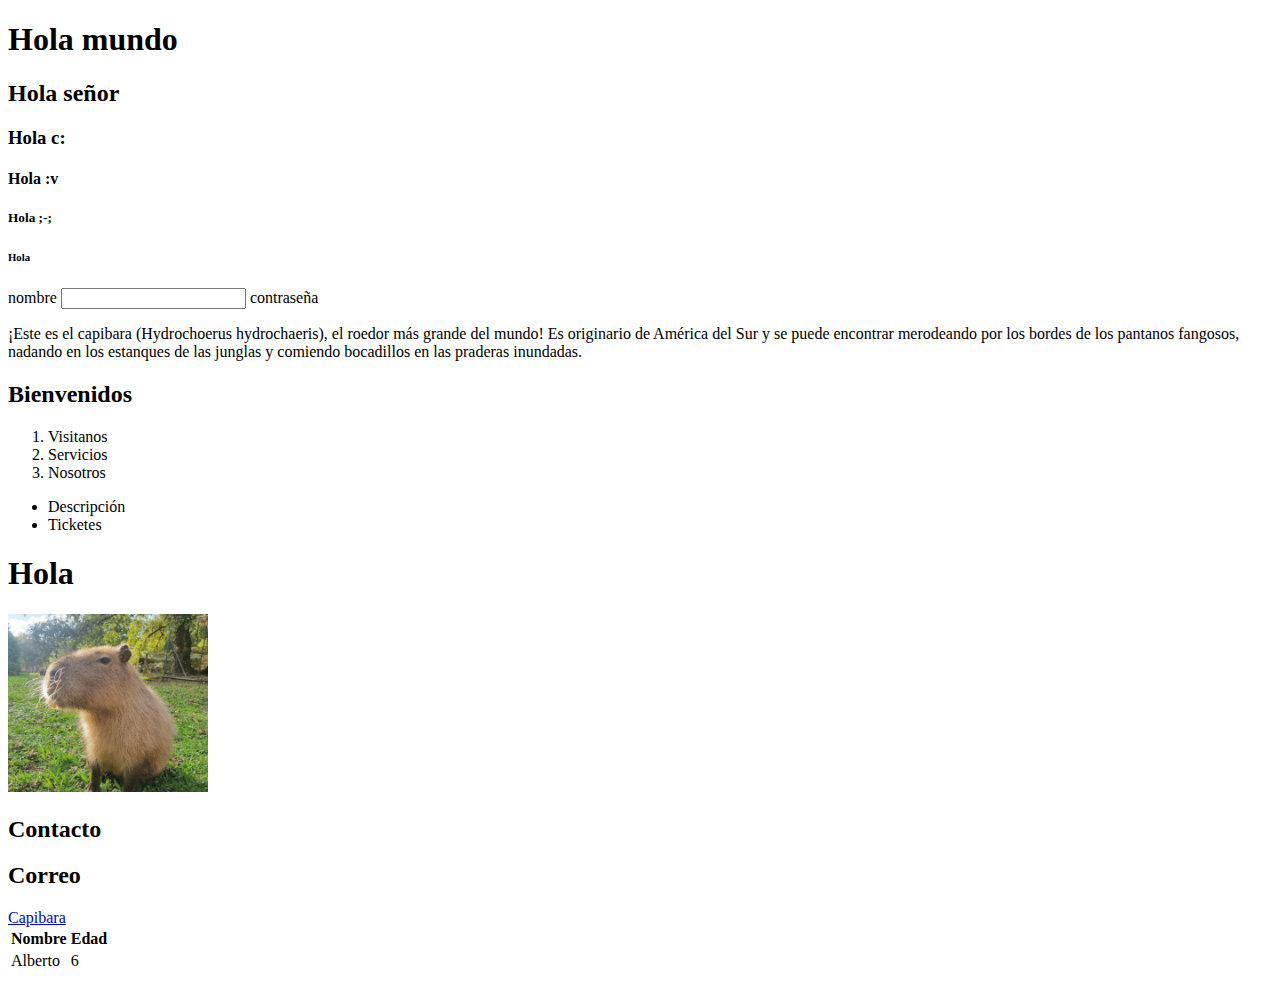
<file: html_&_css/semana_1/primer_trabajo/html/index.html>
<!DOCTYPE html>
<html lang="en">
<head>
    <meta charset="UTF-8">
    <meta name="viewport" content="width=device-width, initial-scale=1.0">
    <title>html</title>
</head>
<body>
    <!-- titulos -->
    <!-- estas son las etiquetas para el titulo -->
    <h1>Hola mundo</h1>
    <h2>Hola señor</h2>
    <h3>Hola c:</h3>
    <h4>Hola :v</h4>
    <h5>Hola ;-;</h5>
    <h6>Hola</h6>

    <form action="">
        <label for="">nombre</label>
        <input type="text">
        <label for="">contraseña</label>
        
    </form>

    <p>
        <!-- Esto es un párrafo -->
        ¡Este es el capibara (Hydrochoerus hydrochaeris), el roedor más grande del mundo! Es originario de América del Sur y se puede encontrar merodeando por los bordes de los pantanos fangosos, nadando en los estanques de las junglas y comiendo bocadillos en las praderas inundadas.
    </p>

    <!-- Esto es el encabezado de mi página -->
    <header>
        <h2>Bienvenidos</h2>

        <!-- Esto es para una lista ordenada -->
        <ol>
            <li>Visitanos</li>
            <li>Servicios</li>
            <li>Nosotros</li>
        </ol>

        <!-- Esto es para una lista desordenada -->
        <ul>
            <li>Descripción</li>
            <li>Ticketes</li>
        </ul>
    </header>

    <!-- Contenido principal -->
    <main>
        <h1>Hola</h1>
        <img src="../img/foto_capibara.png" alt="capibara" style="width: 200px;">
    </main>

    <!-- El pie de página (LO último) -->
    <footer>
        <h2>Contacto</h2>
        <h2>Correo</h2>

        <!-- href se pone los enlaces -->
        <a href="https://www.youtube.com/shorts/cXvWiHvmqQc">Capibara</a>
    
        <table>
            <tr>
                <th>Nombre</th>
                <th>Edad</th>
            </tr>

            <tr>
                <td>Alberto</td>
                <td>6</td>
            </tr>

        </table>
    </footer>


</body>
</html>
</file>
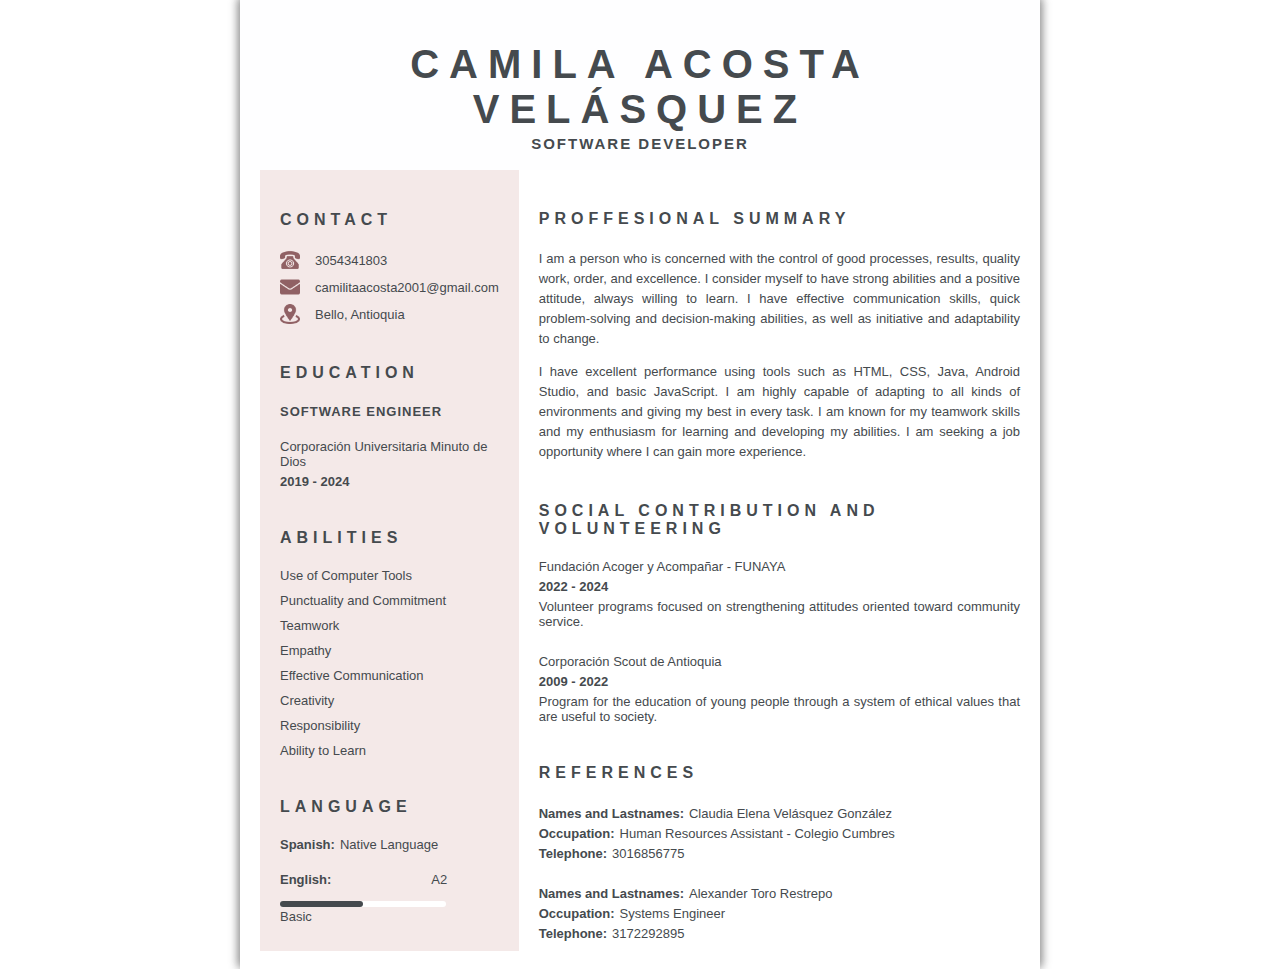
<file: python/semana_1/portfolio_Camila/html/curriculum.html>
<!DOCTYPE html>
<html lang="en">
<head>
    <meta charset="UTF-8">
    <meta name="viewport" content="width=device-width, initial-scale=1.0">
    <title>Curriculum</title>
    <link rel="stylesheet" type="text/css" href="../css/style_curriculum.css">
    <link rel="icon" type="image/icon" href="../img/oportunidad.png">
</head>

<body>
    <div class="container">
        <div class="head">
            <header>
                <div class="title">
                    <h1>CAMILA  ACOSTA <br>
                        VELÁSQUEZ</h1>
                    <h5>SOFTWARE DEVELOPER</h5>
                </div>
            </header>
        </div>
        <div class="complete_container">
            <div class="left_container">
                <h4>CONTACT</h4>
                <div class="telephone">                         
                    <div class="tel_img">
                        <img src="../img/telephone_red.png">                           
                    </div>
                    <h5>3054341803</h5>
                </div>
                <div class="mail">                         
                    <div class="mail_img">
                        <img src="../img/email_red.png">                           
                    </div>
                    <h5>camilitaacosta2001@gmail.com</h5>
                </div>
                <div class="location">                         
                    <div class="location_img">
                        <img src="../img/location_red.png">                           
                    </div>
                    <h5>Bello, Antioquia</h5>
                </div>
                <h4>EDUCATION</h4>
                <div class="education">
                    <div class="title_ed">SOFTWARE ENGINEER</div>
                    <div class="uni_ed">Corporación Universitaria Minuto de Dios</div>
                    <div class="course_ed">2019 - 2024</div>
                </div>
                <h4>ABILITIES</h4>
                <div class="abilities">
                    <h5>Use of Computer Tools</h5>
                    <h5>Punctuality and Commitment</h5>
                    <h5>Teamwork</h5>
                    <h5>Empathy</h5>
                    <h5>Effective Communication</h5>
                    <h5>Creativity</h5>
                    <h5>Responsibility</h5>
                    <h5>Ability to Learn</h5>
                </div>
                <h4>LANGUAGE</h4>
                <div class="language">                     
                    <div class="especifi_spanish">
                        <div class="title_spanish">Spanish: </div> 
                        <div class="description_len">Native Language</div>                        
                    </div>
                    <div class="especifi_english">
                        <div class="content_title">
                            <div class="title_english">English: </div> 
                            <div class="category">A2</div>
                        </div>
                        <div class="progress_bar">
                            <progress class="percent" value="50" max="100"></progress>                        
                        </div>
                        <div class="level">Basic</div>
                    </div>  
                </div>
            </div>
                <!-- max-width -> Ancho máximo -->
            <div class="right_container">
                <h4 class="professional_h4">PROFFESIONAL SUMMARY</h4>
                <div class="info_summary">                         
                    <p>
                        I am a person who is concerned with the control of good processes, results, quality work, order, and excellence. I consider myself to have strong abilities and a positive attitude, always willing to learn.
                        I have effective communication skills, quick problem-solving and decision-making abilities, as well as initiative and adaptability to change.
                    </p>
                    <p>
                        I have excellent performance using tools such as HTML, CSS, Java, Android Studio, and basic JavaScript. I am highly capable of adapting to all kinds of environments and giving my best in every task.
                        I am known for my teamwork skills and my enthusiasm for learning and developing my abilities. I am seeking a job opportunity where I can gain more experience.
                    </p>
                </div>
                <h4 class="social_h4">SOCIAL CONTRIBUTION AND VOLUNTEERING</h4>
                <div class="social">
                    <div class="title_social">Fundación Acoger y Acompañar - FUNAYA</div> 
                    <div class="year">2022 - 2024</div>
                    <div class="info_social">Volunteer programs focused on strengthening attitudes oriented toward community service.</div>
                </div>
                <div class="social">
                    <div class="title_social">Corporación Scout de Antioquia</div> 
                    <div class="year"><strong>2009 - 2022</strong></div>
                    <div class="info_social">Program for the education of young people through a system of ethical values that are useful to society.</div>
                </div>
                <h4 class="reference_h4">REFERENCES</h4>
                <div class="references"> 
                    <div class="card_reference1">     
                        <div class="names_part">     
                            <div class="title_name">Names and Lastnames:</div> 
                            <div class="names">Claudia Elena Velásquez González</div>
                        </div>
                        <div class="profession_part">     
                            <div class="title_profession">Occupation:</div> 
                            <div class="profession">Human Resources Assistant - Colegio Cumbres</div>
                        </div>
                        <div class="phone_part">     
                            <div class="title_phone">Telephone:</div> 
                            <div class="phone">3016856775</div>
                        </div>
                    </div>  
                    <br>
                    <div class="card_reference2">           
                        <div class="names_part">     
                            <div class="title_name">Names and Lastnames:</div> 
                            <div class="names">Alexander Toro Restrepo</div>
                        </div>
                        <div class="profession_part">     
                            <div class="title_profession">Occupation:</div> 
                            <div class="profession">Systems Engineer</div>
                        </div>
                        <div class="phone_part">     
                            <div class="title_phone">Telephone:</div> 
                            <div class="phone">3172292895</div>
                        </div>
                    </div>  
                </div>
            </div>
        </div>
        <br>
    </div>
</body>
</html>
</file>
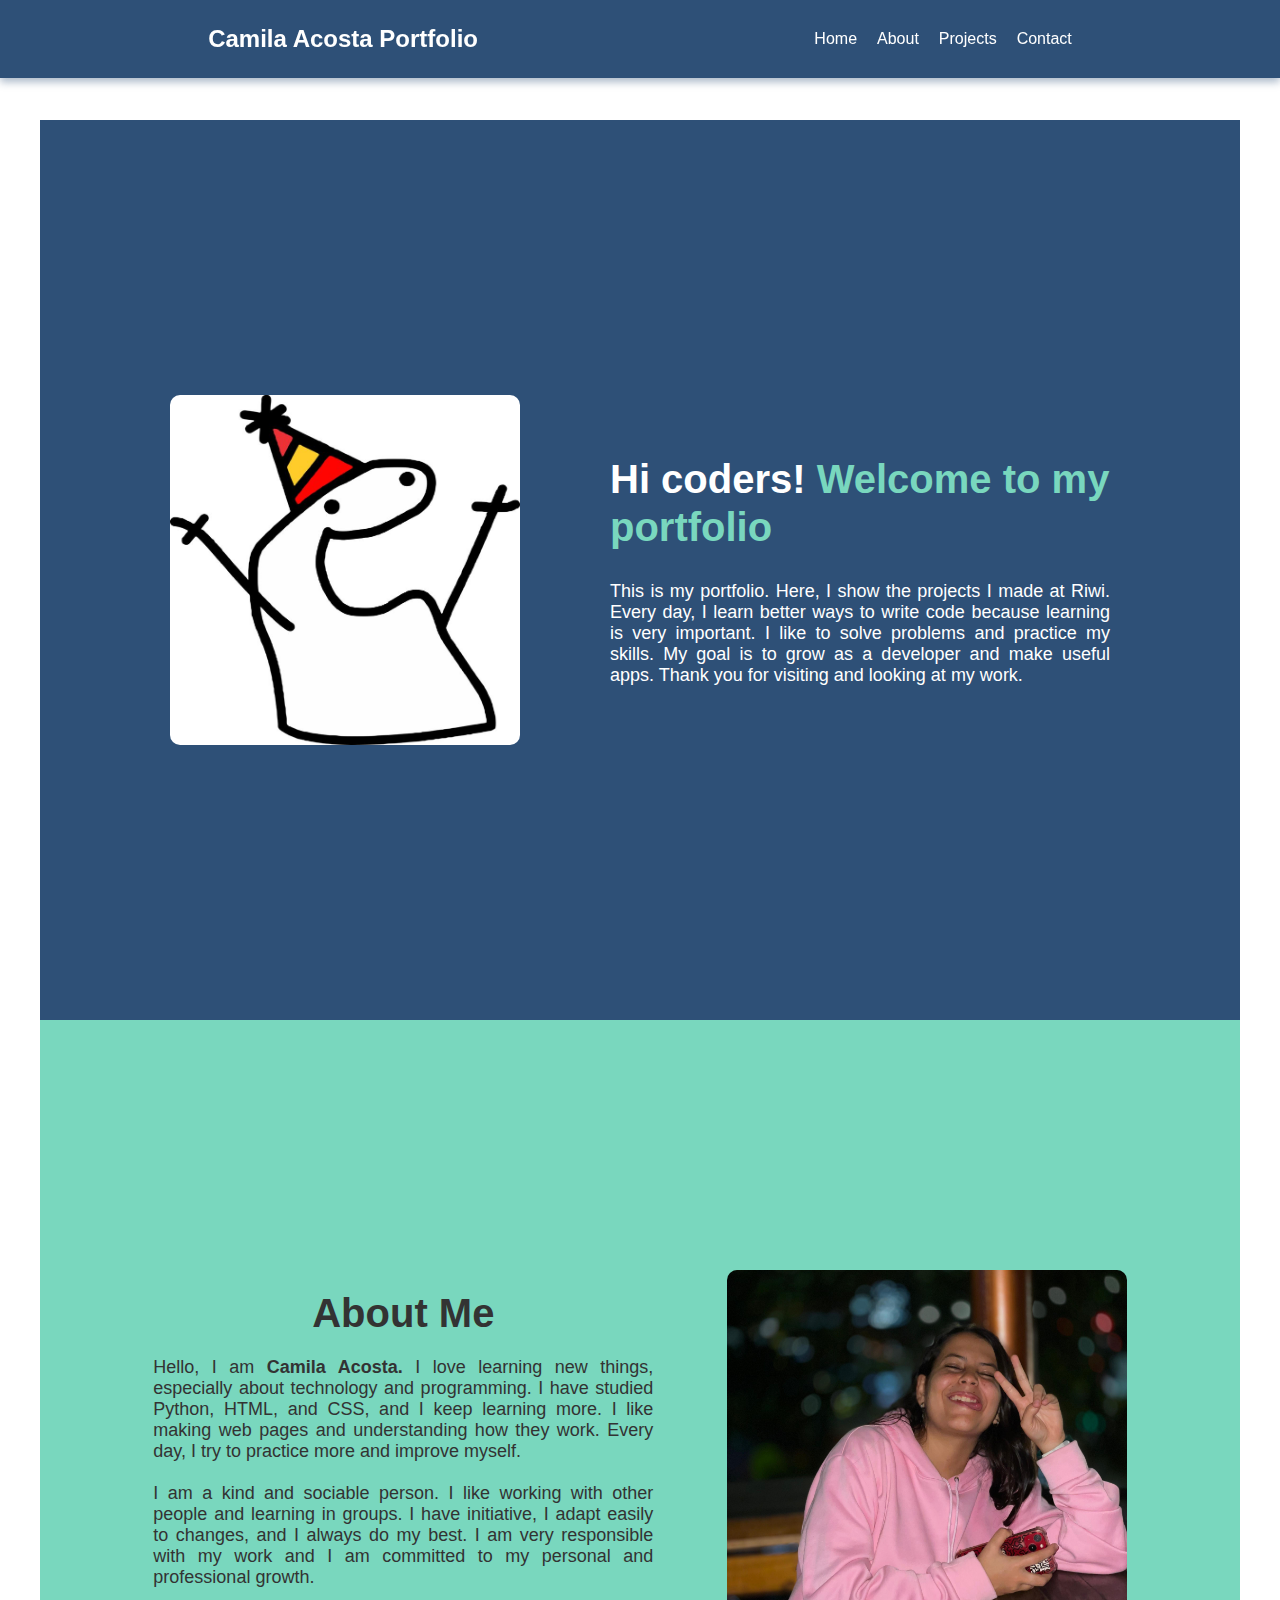
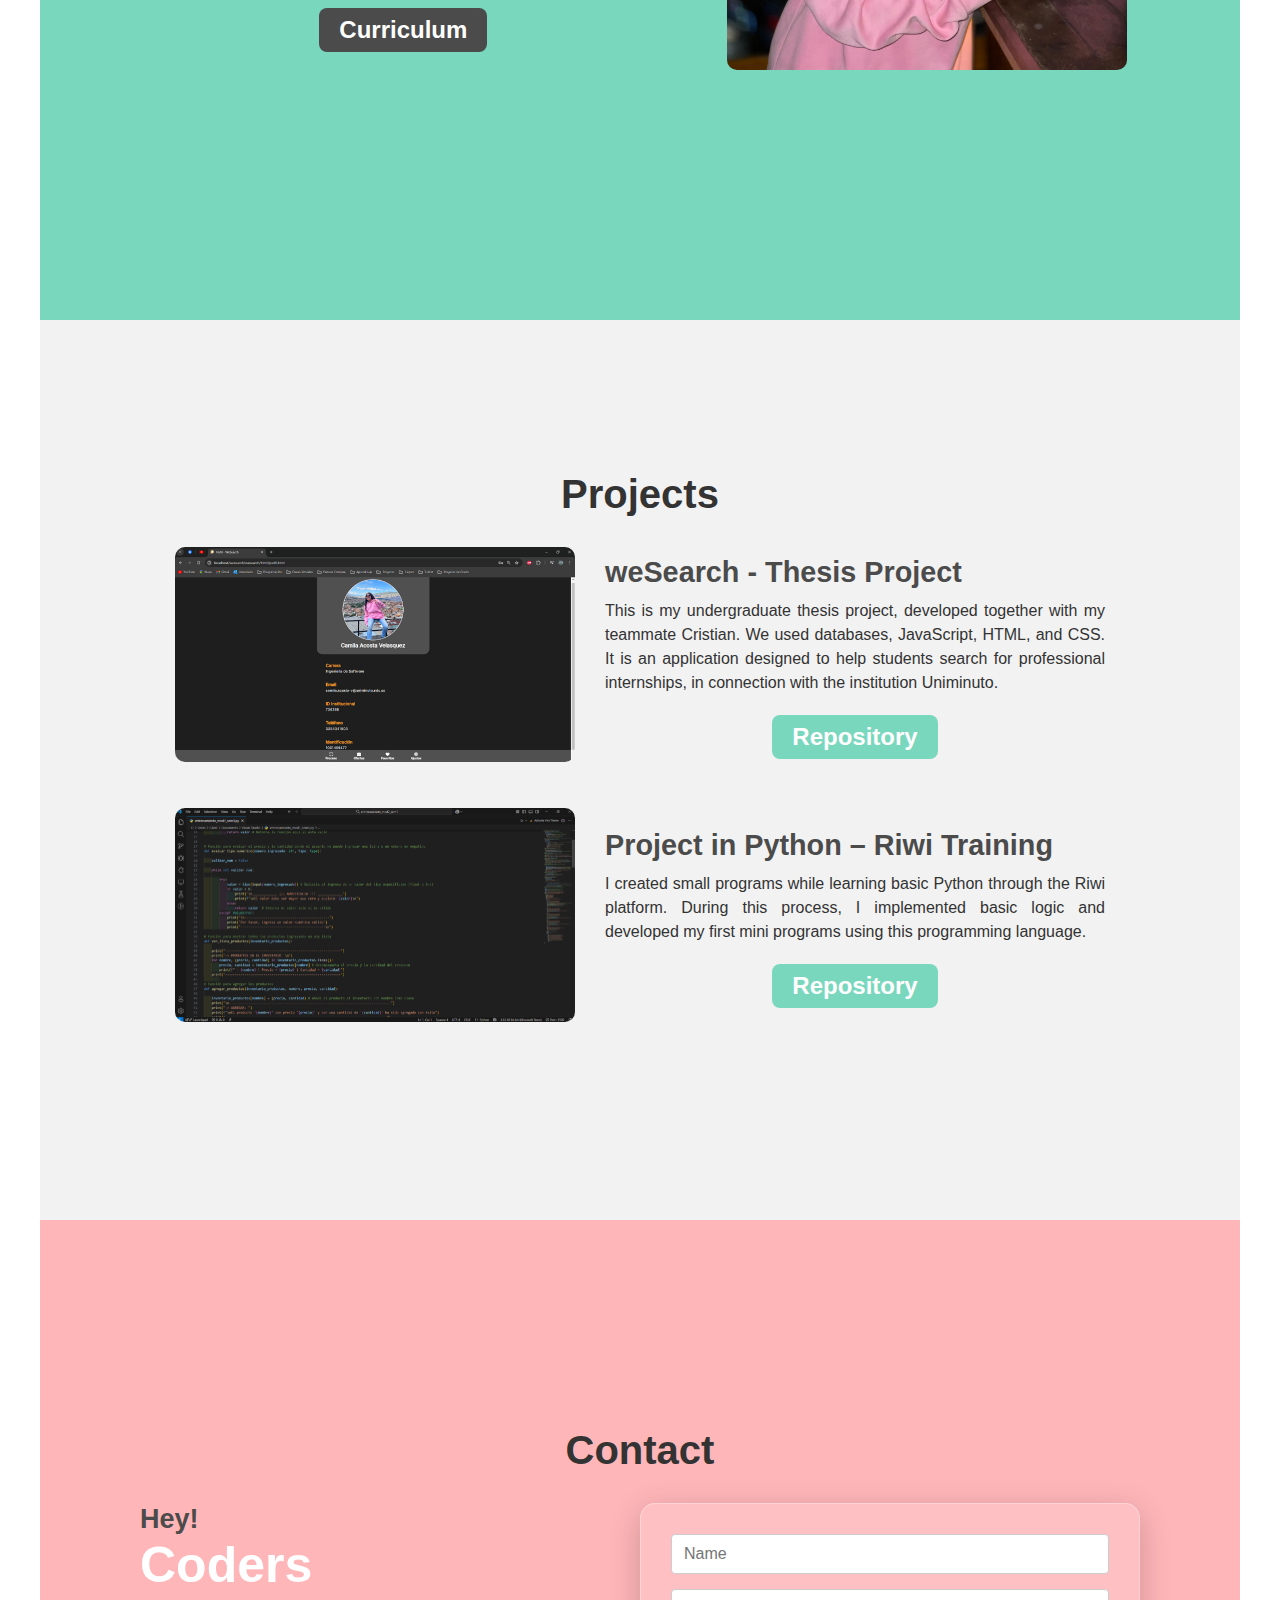
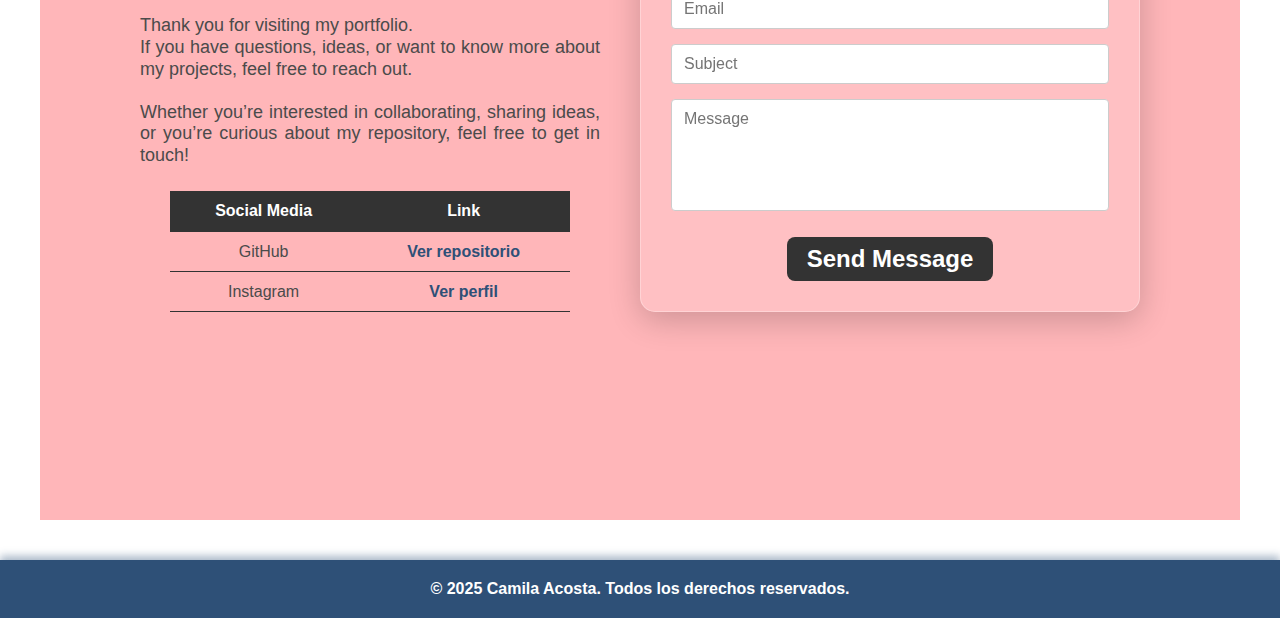
<file: python/semana_1/portfolio_Camila/html/portafolio_Camila.html>
<!DOCTYPE html>
<html lang="en">
<head>
    <meta charset="UTF-8">
    <meta name="viewport" content="width=device-width, initial-scale=1.0">
    <link rel="stylesheet" type="text/css" href="../css/style.css">
    <link rel="icon" type="image/icon" href="../img/portafolio.png">
    <title>Portfolio Camila A</title>
</head>
<body>

  <header>
      <nav class="navigator_bar">
        <h1 class="title_navbar">Camila Acosta Portfolio</h1>
        <ul class="list_navbar">
          <li><a href="#home">Home</a></li>
          <li><a href="#about">About</a></li>
          <li><a href="#projects">Projects</a></li>
          <li><a href="#contact">Contact</a></li>
        </ul>
      </nav>
  </header>

  <main>
      <section id="home" class="container">
          <div class="home_slide">
            <img src="../img/happy.jpg" alt="happy" class="img_happy">
            <div class="home_text">
              <h2>Hi coders! <span>Welcome to my portfolio</span></h2>
              <p>This is my portfolio. Here, I show the projects I made at Riwi. Every day, I learn better ways to write code because learning is very important. 
                I like to solve problems and practice my skills. My goal is to grow as a developer and make useful apps. Thank you for visiting and looking at my work.</p>
            </div>
          </div>
      </section>
  
      <section id="about" class="container">
        <div class="about_slide">
          <div class="about_text">
            <h2>About Me</h2>
            <p>
              Hello, I am <span>Camila Acosta.</span> I love learning new things, especially about technology and programming.
              I have studied Python, HTML, and CSS, and I keep learning more. I like making web pages and understanding how they work.
              Every day, I try to practice more and improve myself.<br><br>
              I am a kind and sociable person. I like working with other people and learning in groups.
              I have initiative, I adapt easily to changes, and I always do my best. I am very responsible with my work and I am committed
              to my personal and professional growth.
            </p>
            <a href="../html/curriculum.html" target="_blank" class="button_about" role="button">Curriculum</a>
          </div>
          <img src="../img/mee.jpg" alt="myself" class="img_me">
        </div>
      </section>
  
      <section id="projects" class="container">
        <h2>Projects</h2>
        <div class="project_card">
          <div class="project_img">
            <img src="../img/imagen_card1.png" alt="Project 1">
          </div>
          <div class="project_text">
            <h3>weSearch - Thesis Project</h3>
            <!-- Final Project – HTML, CSS & JavaScript Front-End -->
            <p>This is my undergraduate thesis project, developed together with my teammate Cristian. 
              We used databases, JavaScript, HTML, and CSS. It is an application designed to help students search for professional internships, 
              in connection with the institution Uniminuto.
            </p>
            <div class="button_container">
              <a href="https://github.com/Militaseeee/weSearch.git" target="_blank" class="button_python" role="button">Repository</a>
            </div>
          </div>
        </div>
        <div class="project_card">
          <div class="project_img">
            <img src="../img/imagen_card2.png" alt="Project 2">
          </div>
          <div class="project_text">
            <h3>Project in Python – Riwi Training</h3>
            <p>I created small programs while learning basic Python through the Riwi platform. During this process, 
              I implemented basic logic and developed my first mini programs using this programming language.
            </p>
            <div class="button_container">
              <a href="https://github.com/Militaseeee/RIWI/tree/main/python/exam1_mod1" target="_blank" class="button_python" role="button">Repository</a>
            </div>
          </div>
        </div>
      </section>

      <section id="contact" class="container">
        <div class="contact_slide">
          <div class="contact_title">
            <h2>Contact</h2>
          </div>
          <div class="contact_content">
            <div class="contact_text">
              <h2>Hey! <br><span>Coders</span></h2>
              <p>Thank you for visiting my portfolio. <br>
                If you have questions, ideas, or want to know more about my projects, feel free to reach out. <br> <br>
                Whether you’re interested in collaborating, sharing ideas, or you’re curious about my repository, feel free to get in touch!</p>
                
                <div class="table_container">
                  <table class="contact_table">
                    <tr>
                      <th>Social Media</th>
                      <th>Link</th>
                    </tr>
                    <tr>
                      <td>GitHub</td>
                      <td><a href="https://github.com/Militaseeee" target="_blank">Ver repositorio</a></td>
                    </tr>
                    <tr>
                      <td>Instagram</td>
                      <td><a href="https://www.instagram.com/camilaaa.jpge?igsh=MTltMXpxbjczNDN6ag==" target="_blank">Ver perfil</a></td>
                    </tr>
                  </table>
                </div>

            </div>
            <div class="contact_form">
              <div class="form_card">
                <form>
                  <div class="form_group">
                    <input type="text" class="form_control" placeholder="Name">
                  </div>
                  <div class="form_group">
                    <input type="email" class="form_control" placeholder="Email">
                  </div>
                  <div class="form_group">
                    <input type="text" class="form_control" placeholder="Subject">
                  </div>
                  <div class="form_group">
                    <textarea class="form_control" rows="5" placeholder="Message"></textarea>
                  </div>
                  <div class="button_container">
                    <a href="#Contact" class="button_contact" role="button">Send Message</a>
                  </div>
                </form>
              </div>
            </div>
          </div> 
        </div> 
      </section>
  </main>

  <footer class="footer">
    <p>&copy; 2025 Camila Acosta. Todos los derechos reservados.</p>
  </footer>

</body>
</html>
</file>
<file: python/semana_1/portfolio_Camila/css/style_curriculum.css>
body {
    justify-content: center;
    display: flex;
    margin: 0;
}

.container {
    width: 800px;
    box-shadow: 
        2px -2px 9px rgb(151, 151, 151),
        -2px -2px 9px rgb(151, 151, 151);
}

.head {
    background-color: #fefeff ;
    font-family: 'Segoe UI', Tahoma, Geneva, Verdana, sans-serif;
    padding-bottom: 15px;
    padding-top: 15px;
}

.title h1 {
    font-size: 40px;
    color: #454a4e;
    font-weight: bold;
    letter-spacing: 10px;
    text-align: center;
    margin-bottom: 0px;
}

.title h5 {
    font-size: 15px;
    font-weight: 600;
    color: #454a4e;
    text-align: center;
    margin: 3px;
    letter-spacing: 2px;
}

.complete_container {
    display: flex;
    gap: 20px;
    padding: 0px 20px 0px 20px;
}

.left_container {
    font-family: 'Segoe UI', Tahoma, Geneva, Verdana, sans-serif;
    background-color: #f4e9e8;
    color: #454a4e;
    letter-spacing: 5px;
    padding: 20px;
    /* margin: 20px 10px; */
    font-weight: bold;
}

.telephone {
    display: flex;
    letter-spacing: 0px;
    margin-bottom: 7px;
    margin-top: 20px;
}

.tel_img {
    display: flex;
    width: 20px;
    align-items: center;
    margin-right: 15px;

    & img {
        width: 100%;
    }
}

.mail {
    display: flex;
    letter-spacing: 0px;
    margin-bottom: 7px;
}

.mail_img {
    display: flex;
    width: 20px;
    align-items: center;
    margin-right: 15px;

    & img {
        width: 100%;
    }
}

.location {
    display: flex;
    letter-spacing: 0px;
    margin-bottom: 40px;
}

.location_img {
    display: flex;
    width: 20px;
    align-items: center;
    margin-right: 15px;

    & img {
        width: 100%;
    }
}

.left_container h5 {
    margin: 0px;
    align-self: center;
    font-weight: lighter;
    font-size: 13px;
}

.education {
    letter-spacing: 0px;
    margin-bottom: 7px;
    margin-top: 20px;
}

.title_ed {
    font-weight: bold;
    margin-bottom: 20px;
    font-size: 13px;
    letter-spacing: 1px;
}

.uni_ed {
    font-weight: normal;
    font-size: 13px;
    margin-bottom: 5px;
}

.course_ed {
    font-weight: bold;
    font-size: 13px;
    margin-bottom: 40px;
}

.abilities h5 {
    display: block;
    font-size: 13px;
    letter-spacing: 0px;
    margin-bottom: 10px;
    
}

/* Selecciona el último h5 que sea hijo directo dentro de .abilities */
.abilities h5:last-child {
    margin-bottom: 40px;
}

.language {
    letter-spacing: 0px;
    margin-bottom: 7px;
    margin-top: 20px;
}

.especifi_spanish {
    display: flex;
    font-size: 13px;
    gap: 5px; /* Genera un espacio entre los dos textos */
    margin-bottom: 20px;
}

.description_len {
    font-weight: normal;
}

.especifi_english {
    display: flex;
    flex-direction: column;
    font-size: 13px;
    margin-top: 10px;
}

.content_title {    
    display: flex;
    /* justify-content: space-between; */
    gap: 100px;
    margin-bottom: 5px;
}

.category {
    font-weight: normal;
}

.level  {
    font-weight: normal;
    margin-top: 2px;
}

/* Estilo base de la barra */
.percent {
    width: 166px;
    height: 6px;
    appearance: none; 
    -webkit-appearance: none;
}

/* Estilo para Chrome, Safari y Edge */
.percent::-webkit-progress-bar {
    background-color: white;
    border-radius: 5px;
    border-color: black;
}

.percent::-webkit-progress-value {
    background-color: #454a4e; /* Color de la barra llena */
    border-radius: 5px;
}

/* Estilo para Firefox */
.percent::-moz-progress-bar {
    background-color: #454a4e;
}

.right_container {
    font-family: 'Segoe UI', Tahoma, Geneva, Verdana, sans-serif;
    background-color: white;
    color: #454a4e;
    letter-spacing: 5px;
    /* padding: 20px;
    margin: 20px 10px; */
    font-weight: bold;
}

.professional_h4 {
margin-top: 40px;
}
.info_summary {
    margin: 0px;
    align-self: center;
    font-weight: lighter;
    font-size: 13px;
    letter-spacing: 0px;
    text-align: justify;
    line-height: 20px;
    margin-bottom: 40px
}

.social_h4 {
    line-height: 18px;
}

.social {
    letter-spacing: 0px;
    text-align: justify;
}

.title_social {
    font-weight: lighter;
    font-size: 13px;
    margin-bottom: 5px;
}

.year {
    font-size: 13px;
    margin-bottom: 5px;
}

.info_social {
    font-weight: lighter;
    font-size: 13px;
    margin-bottom: 25px;
}

.reference_h4 {
    margin-top: 40px
}

.references {
    margin: 0px;
    align-self: center;
    font-size: 13px;
    letter-spacing: 0px;
    text-align: justify;
    line-height: 20px;
}

.names_part {
    display: flex;
    gap: 5px
}

.names {
    font-weight: lighter;
}

.profession_part {
    display: flex;
    gap: 5px
}

.profession {
    font-weight: lighter;
}

.phone_part {
    display: flex;
    gap: 5px
}

.phone {
    font-weight: lighter;
}
</file>
<file: python/semana_1/portfolio_Camila/css/style.css>
/* Applies styles to all HTML elements on the page */
* {
    margin: 0;
    padding: 0;
    box-sizing: border-box; /* Calculates the total size (width and height) of an HTML element */
}
/* When the person clicks it, it takes them to the link */
html {
    scroll-behavior: smooth;
}
body {
    font-family: 'Segoe UI', Tahoma, Geneva, Verdana, sans-serif, Courier, monospace;
}
/* Estilo del header y navbar */
header {
    background-color: #2E5077;
    box-shadow: 0 4px 8px rgba(46, 80, 119, 0.4);
    /* So that it remains fixed */
    position: fixed;
    top: 0;
    width: 100%;
    z-index: 1000; /* This value controls the overlap of layers */
}
/* Navigation bar */
.navigator_bar {
    display: flex;
    justify-content: space-around; /* Space between title and navbar */
    align-items: center;
    padding: 25px 40px;
    font-family: 'Segoe UI', Tahoma, Geneva, Verdana, sans-serif, Courier, monospace;
    color: white;
    flex-wrap: wrap;
}
.title_navbar {
    font-size: 1.5rem; /* rem Adapts to the size configured by the user in the browser */
}
/* Links of navegation */
.list_navbar {
    list-style: none;
    display: flex;
    gap: 20px;
    /* In this part, start "navbar responsive" */
    flex-wrap: wrap; 
    justify-content: center; 
    padding: 0;
    margin: 0;
}
.list_navbar li a {
    color: white;
    text-decoration: none;
    font-size: 1rem;
    display: inline-block; /* Allows the element to transform and have width/height */
    transition: transform 0.2s ease; /* Makes the transform change smooth in 0.2 seconds */
}
.list_navbar li a:hover {
    transform: translateY(-4px); /* Rises 4px */
    color: #79D7BE;
}
/* Style principal content */
main {
    margin-top: 120px;
}
.container {
    max-width: 1150px;
    margin: 0 auto;
    padding: 0 40px;
} 
section {
    min-height: 100vh;
    display: flex;
    flex-direction: column;
    justify-content: center;
    font-size: 1.5rem;
    text-align: left;
    max-width:  1100px; /* It doesn't take up the whole screen */
    min-width: 300px;
    margin: 0 auto; /* Focus all of this on large screens */
    padding: 0 40px;
}
#home {
    background-color: #2E5077;
    color: white;
}
#about {
    background-color: #79D7BE;
    color: #333;
}
#projects {
    background-color: #f2f2f2;
    color: #222;
}
#contact {
    background-color: #FFB6B9;
    color: #222;
}
/* First section home */
.home_slide {
    display: flex;             
    align-items: center;        
    justify-content: space-evenly; 
    gap: 60px;                  
    padding: 50px;
    flex-wrap: wrap;
}
.img_happy {
    width: 350px;
    height: 350px;
    display: block; 
    border-radius: 10px;
}
.home_text {
    max-width: 500px;
    display: flex;
    flex-direction: column;
    justify-content: center;  
    height: 350px;   
}
.home_text h2 {
    margin: 0;
    font-size: 2.5rem; 
    word-break: break-word; 
    line-height: 1.2;
}
.home_text p {
    margin-top: 30px;
    font-size: 18px;
    text-align: justify;
}
.home_text h2 span {
    color: #79D7BE;
    position: relative;
    font-size: inherit; /* Take the size of the h2 to avoid mismatches */
    word-break: break-word;
}
/* Second section about me */
.about_slide {
    display: flex;             
    align-items: center;        
    justify-content: space-evenly; 
    gap: 60px;                  
    padding: 50px;
    flex-wrap: wrap;
}
.img_me {
    width: 400px;
    height: 400px;
    display: block; 
    border-radius: 10px;
}
.about_text {
    max-width: 500px;
    display: flex;
    flex-direction: column;
    align-items: center; 
    height: 400px;   
    justify-content: center;
}
.about_text h2 {
    margin: 0;
    font-size: 2.5rem; 
    word-break: break-word; 
    line-height: 1.2;
    justify-content: center;
}
.about_text p {
    margin-top: 20px;
    font-size: 18px;
    text-align: justify;
}
.about_text span {
    color: #333333;
    position: relative;
    font-size: inherit; /* Take the size of the h2 to avoid mismatches */
    word-break: break-word;
    font-weight: bold;
}
.button_about {
    display: inline-flex;  
    margin-top: 20px;
    padding: 8px 20px;
    background-color: #4B4B4B;
    color: white;
    text-decoration: none;
    border-radius: 8px;
    font-weight: bold;
    cursor: pointer;
    justify-content: center;
    align-items: center;
}
.button_about:hover {
    background-color: #333333;
}   
/* Third section projects */
#projects {
    padding: 50px;
    text-align: center;
}
#projects h2 {
    font-size: 2.5rem;
    margin-bottom: 30px;
    color: #333333;
}
.project_card {
    display: flex;
    align-items: center;
    justify-content: center;
    gap: 30px;
    margin-bottom: 40px;
    flex-wrap: wrap;
    text-align: justify;
}
.project_img img {
    width: 400px;
    height: auto;
    border-radius: 10px;
}
.project_text {
    max-width: 500px;
}
.project_text h3 {
    font-size: 1.8rem;
    margin-bottom: 10px;
    color: #4B4B4B;
}
.project_text p {
    font-size: 1rem;
    color: #333;
    line-height: 1.5;
}
.button_container {
    display: flex;
    justify-content: center;
    margin-top: 20px;
}
.button_python {
    display: inline-flex;       
    padding: 8px 20px;
     background-color: #79D7BE; 
    color: white;
    text-decoration: none;
    border-radius: 8px;
    font-weight: bold;
    cursor: pointer;
}
.button_python:hover {
    background-color: #5bbfa7; 
}   
/* Fourth section contact */
.container {
    max-width: 1200px;
    margin: 0 auto;
    padding: 50px;
}
.contact_slide {
    display: flex;             
    align-items: center;        
    justify-content: space-evenly; 
    gap: 30px;                  
    padding: 50px;
    flex-wrap: wrap;
}
.contact_title h2 {
    font-size: 2.5rem;
    margin: 0;
    text-align: center;
    color: #333333;
}
.contact_content {
    display: flex;
    gap: 40px;
    align-items: center;
    justify-content: center;
}
.contact_content p {
    margin-top: 20px;
}
.contact_text {
    flex: 1;
    color: #4B4B4B;
    text-align: justify;
    font-size: 18px;
    line-height: 1.2;
}
.contact_text h2 span {
    color: #ffffff;
    position: relative;
    font-size: 50px; 
    word-break: break-word;
}
.table_container {
    width: 100%;
    display: flex;
    justify-content: center;
}
.contact_table {
    width: 100%;
    max-width: 400px;
    border-collapse: collapse;
    font-size: 1rem;
    margin-top: 25px;
}
.contact_table th, .contact_table td {
    padding: 10px;
    text-align: center;
    border-bottom: 1px solid #333333;
}
.contact_table th {
    background-color: #333333;
    color: white;
}
.contact_table td a {
    color: #2E5077;
    text-decoration: none;
    font-weight: bold;
}
.contact_table td a:hover {
    /* text-decoration: underline; */
    text-decoration: none;
    color: white;
}
.contact_form {
    flex: 2;
    max-width: 500px;
}
.form_group {
    margin-bottom: 15px;
}
.form_card {
    background-color: rgba(255, 255, 255, 0.15); /* Blur the white */ 
    backdrop-filter: blur(10px); /* Blurred from behind */
    border-radius: 15px;
    padding: 30px;
    box-shadow: 0 8px 32px rgba(0, 0, 0, 0.2);
    border: 1px solid rgba(255, 255, 255, 0.3);
}
.form_control {
  width: 100%;
  padding: 10px 12px;
  font-size: 1rem;
  border: 1px solid #ccc;
  border-radius: 4px;
  box-sizing: border-box;
  transition: border-color 0.3s;
  font-family: 'Segoe UI', Tahoma, Geneva, Verdana, sans-serif, Courier, monospace;
  resize: none; /* blocks the function of resizing the boxes */
}
.form_control:focus {
  outline: none;
  border-color: #333333;
}
.button_contact {
    display: inline-flex;       
    padding: 8px 20px;
    background-color: #333333; 
    color: white;
    text-decoration: none;
    border-radius: 8px;
    font-weight: bold;
    cursor: pointer;
    justify-content: center;
    align-items: center;
}
.button_contact:hover {
    background-color: #201f1f;
}
/* Footer */
.footer {
    background-color: #2E5077; 
    box-shadow: 0 -4px 8px rgba(46, 80, 119, 0.4); 
    display: flex;
    justify-content: center; 
    align-items: center;
    padding: 20px;
    color: white;
    font-family: 'Segoe UI', Tahoma, Geneva, Verdana, sans-serif, Courier, monospace;
    text-align: center;
    flex-wrap: wrap;
    width: 100%;
    font-weight: bold;
    margin-top: 40px;
}

/* Media Query for small screens */
@media (max-width: 768px) {
    /* Navigation bar */
    .navigator_bar{
        flex-direction: column;
        padding: 20px;
        flex-wrap: wrap;
    }
    .list_navbar {
        flex-direction: row; /* Changes to column layout for small screens */
        gap: 10px;
        justify-content: center;
        margin-top: 10px;
        flex-wrap: wrap;
    }
    .list_navbar li a {
        font-size: 1.2rem; /* Slightly larger text for mobile */
    }
    .container {
        padding: 0 20px;
        font-size: 1.2rem;
        align-items: center;
        text-align: center;
        margin: 0px 10px;
    } 
    #home {
        margin-top: 140px;
        
    }
    /* First section home */
    .home_slide {
        flex-direction: column;
        align-items: center;
        padding: 20px;
        gap: 25px;
    }
    .home_text h2 {
        font-size: 1.5rem;
    }
    .home_text p {
        font-size: 1rem;
        padding: 0 10px;
    }
    .img_happy {
        width: 80%;
        max-width: 250px;
        height: auto;
        margin-bottom: 20px;
    }
    /* Second section about me */
    .about_slide {
        padding: 20px;
        gap: 25px;
    }
    .img_me {
        width: 80%;
        max-width: 250px;
        height: auto;
    }
    .about_text h2 {
        font-size: 1.5rem;
    }
    .about_text p {
        font-size: 1rem;
    }
    /* Third section projects */
    #projects {
        padding: 30px 15px;
    }
    #projects h2 {
        font-size: 1.5rem;
        margin: 30px 0px 20px 0px;
    }
    .project_card {
        flex-direction: column;
        gap: 25px;
        text-align: center;
        align-items: center;
    }
    .project_img img {
        width: 90%;
        max-width: 260px;
        height: auto;
        border-radius: 10px;
    }
    .project_text {
        max-width: 100%;
    }
    .project_text h3 {
        font-size: 1.2rem;
    }
    .project_text p {
        font-size: 0.85rem;
        line-height: 1.3;
        text-align: justify;
    }
    .button_container {
        justify-content: center;
    }
    /* Fourth section contact */
    .container {
        padding: 30px 15px;
    }
    .contact_content {
        flex-direction: column;
        gap: 30px
    }
    .contact_text, .contact_form {
        max-width: 100%;
    }
    .contact_text h2 span {
        font-size: 1.5rem;
    }

    .contact_title h2 {
        font-size: 2rem;
    }
}

@media (max-width: 1197px) {
    /* Navigation bar */
    .container{
        margin: 0 10px;
    }
    /* First section home */
    .home_slide {
        flex-direction: column;
        align-items: center;
        padding: 20px;
        gap: 25px;
    }
    .home_text {
        max-width: 100%;
        padding: 0 10px;
        text-align: center;
        height: auto;
        margin: 0;
    }
    .home_text h2 {
        font-size: 2rem;
        text-align: center;
    }
    .home_text p {
        font-size: 1.1rem;
        padding: 0 10px;
        text-align: justify;
    }
    .img_happy {
        width: 70%;
        max-width: 280px;
        height: auto;
        margin-bottom: 10px;
    }
    /* Second section about me */
    .about_slide {
        flex-direction: column;
        align-items: center;
        padding: 30px 20px;
        gap: 30px;
    }
    .img_me {
        order: 0;
        width: 70%;
        max-width: 300px;
        height: auto;
        border-radius: 10px;
    }
    .about_text {
        order: 1;
        max-width: 100%;
        align-items: center; /* texto centrado */
        height: auto;
        text-align: center;
    }
    .about_text h2 {
        font-size: 2rem;
        text-align: center;
    }
    .about_text p {
        font-size: 1.1rem;
        text-align: justify;
    }
    /* Third section projects */
    #projects {
        padding: 40px 15px;
    }
    #projects h2 {
        font-size: 1.8rem;
        margin-bottom: 25px;
    }
    .project_img img {
        width: 280px;
    }
    .project_text {
        max-width: 350px;
    }
    .project_text h3 {
        font-size: 1.4rem;
    }
    .project_text p {
        font-size: 0.9rem;
        text-align: justify;
    }
}
</file>
